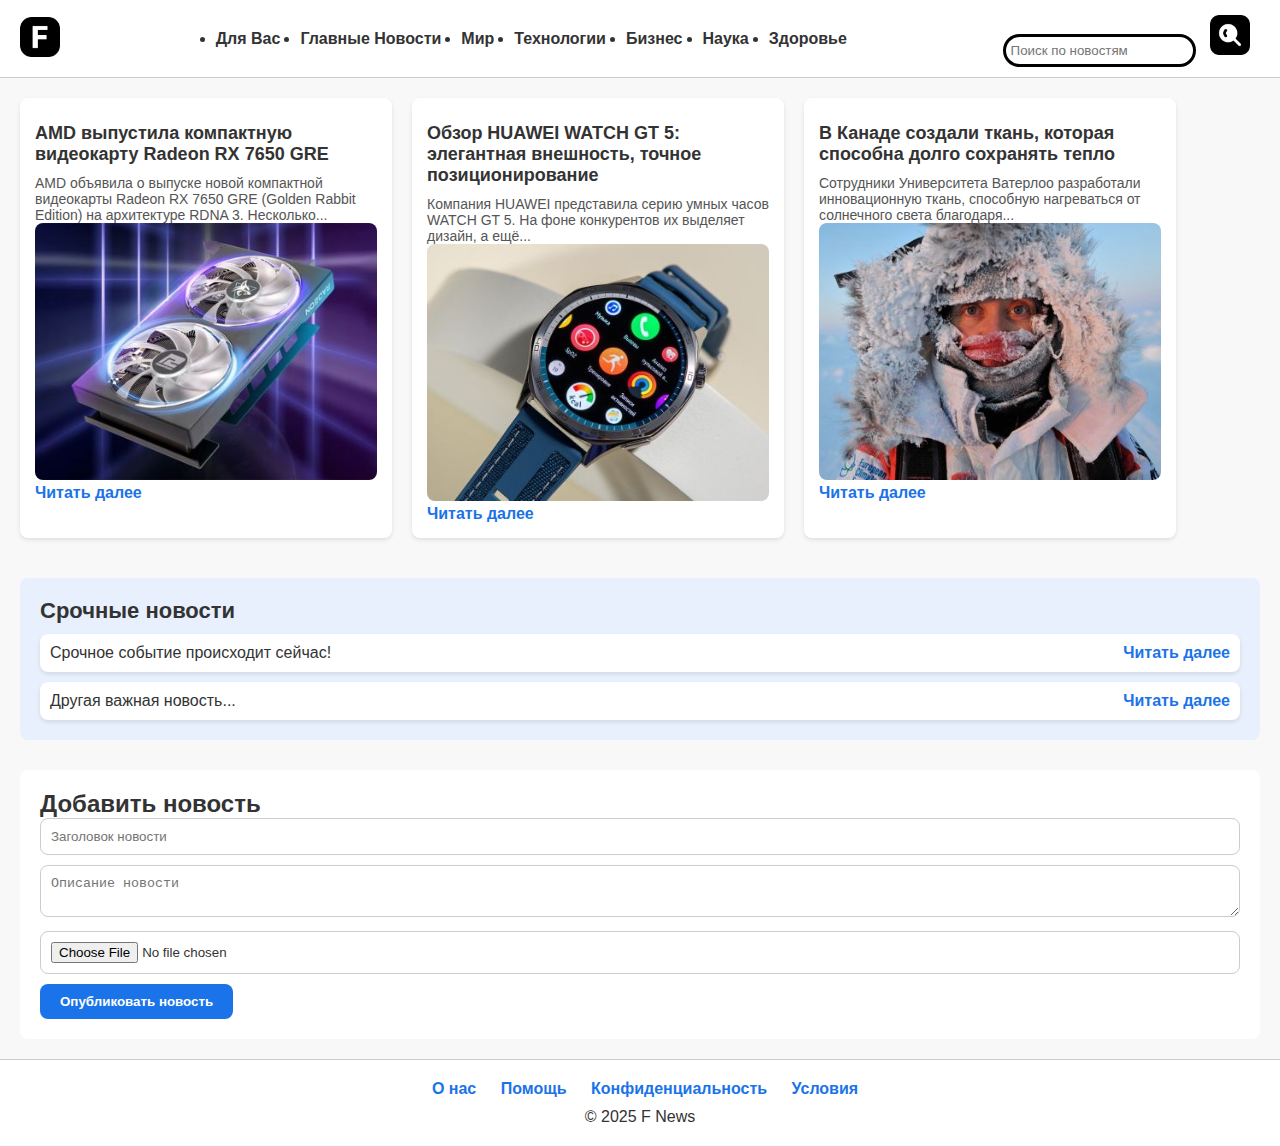
<file: index.html>
<!DOCTYPE html>
<html lang="ru">
<head>
    <meta charset="UTF-8">
    <meta name="viewport" content="width=device-width, initial-scale=1.0">
    <title>F News</title>
    <link rel="stylesheet" href="styles.css">
    <link rel="icon" type="image/png" href="letter-f_10050584(1).png">

</head>
<body>
    <header>
        <div class="logo">
            <img src="logo.png" alt="F News">
        </div>
        <nav>
            <ul>
                <li><a href="ss.htm">Для Вас</a></li>
                <li><a href="ss.htm">Главные Новости</a></li>
                <li><a href="ss.htm">Мир</a></li>
                <li><a href="ss.htm">Технологии</a></li>

                <li><a href="ss.htm">Бизнес</a></li>
                <li><a href="ss.htm">Наука</a></li>
                <li><a href="ss.htm">Здоровье</a></li>
            </ul>
        </nav>
        <div class="search">
            <input type="text" placeholder="Поиск по новостям">
            <button><img src="magnifying-glass_12080175.png" alt="search"></button>
        </div>
    </header>

    <main>
        <section class="news">

            <div class="article">
                
                <h2>AMD выпустила компактную видеокарту Radeon RX 7650 GRE</h2>
                <p>AMD объявила о выпуске новой компактной видеокарты Radeon RX 7650 GRE (Golden Rabbit Edition) на архитектуре RDNA 3. Несколько...</p>
                <img src="2.jpg" alt="Article 2">
                <a href="c1/c1.htm">Читать далее</a>
            </div>

            <div class="article">
                <h2>Обзор HUAWEI WATCH GT 5: элегантная внешность, точное позиционирование</h2>
                <p>Компания HUAWEI представила серию умных часов WATCH GT 5. На фоне конкурентов их выделяет дизайн, а ещё...</p>
                <img src="1.jpg" alt="Article 1">
                <a href="ss.htm">Читать далее</a>
            </div>

            <div class="article">
                
                <h2>В Канаде создали ткань, которая способна долго сохранять тепло</h2>
                <p>Сотрудники Университета Ватерлоо разработали инновационную ткань, способную нагреваться от солнечного света благодаря...</p>
                <img src="3.jpg" alt="Article 3">
                <a href="ss.htm">Читать далее</a>
            </div>
            <!-- Add more articles here -->
        </section>

        <section class="breaking-news">
            <h2>Срочные новости</h2>
            <div class="breaking-news-items">
                <div class="breaking-news-item">
                    <span>Срочное событие происходит сейчас!</span>
                    <a href="ss.htm">Читать далее</a>
                </div>
                <div class="breaking-news-item">
                    <span>Другая важная новость...</span>
                    <a href="ss.htm">Читать далее</a>
                </div>
            </div>
        </section>

        <!-- Форма для добавления новостей -->
        <section class="add-news">
            <h2>Добавить новость</h2>
            <form id="news-form">
                <input type="text" id="title" placeholder="Заголовок новости" required>
                <textarea id="description" placeholder="Описание новости" required></textarea>
                <input type="file" id="image" accept="image/*" required>
                <button type="submit">Опубликовать новость</button>
            </form>
        </section>
    </main>

    <footer>
        <div class="footer-content">
            <div class="footer-links">
                <a href="ss.htm">О нас</a>
                <a href="ss.htm">Помощь</a>
                <a href="ss.htm">Конфиденциальность</a>
                <a href="ss.htm">Условия</a>
            </div>
            <p>&copy; 2025 F News</p>
        </div>
    </footer>

    <script src="scripts.js"></script>
</body>
</html>
</file>
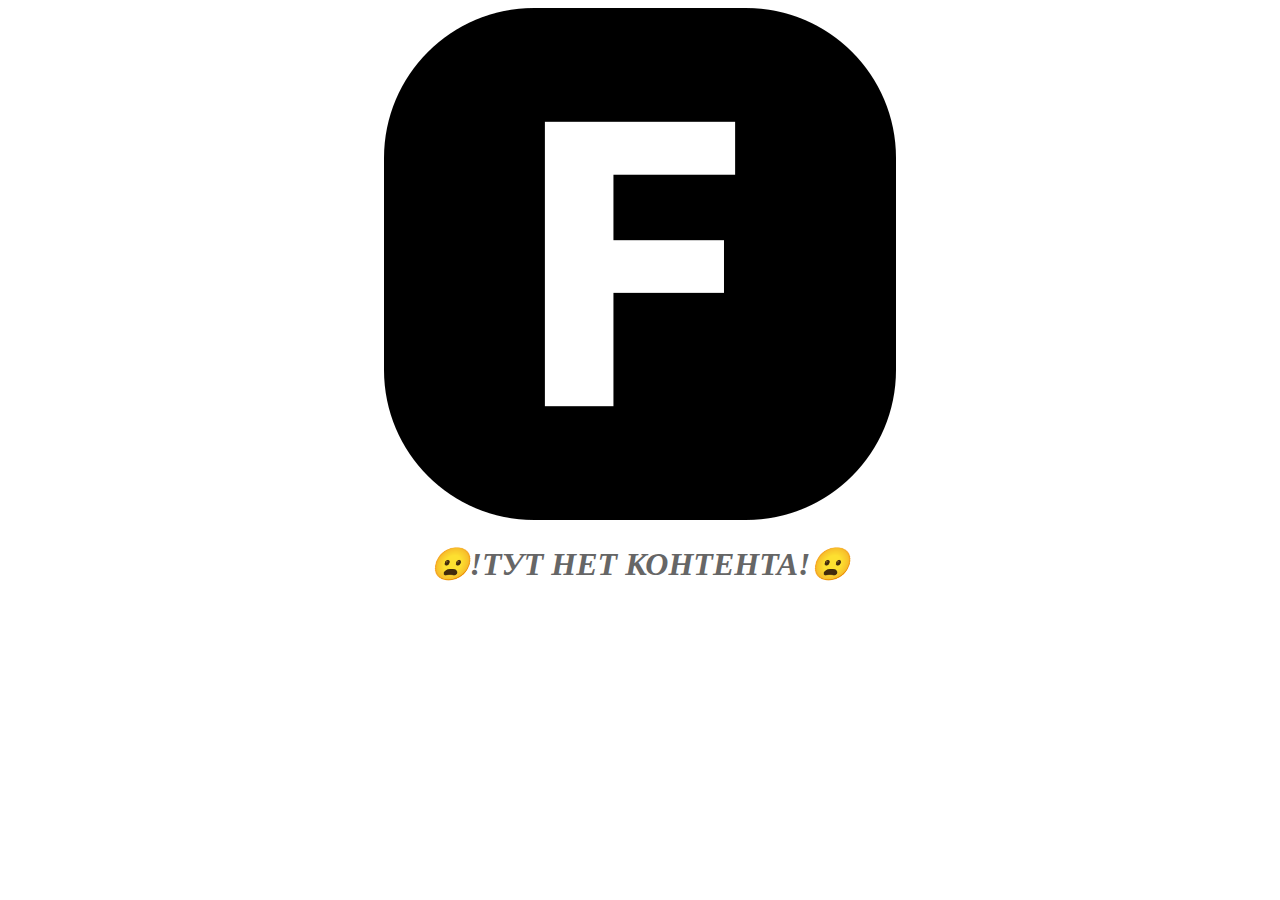
<file: ss.htm>
<!DOCTYPE html>
<html lang="ru">
<head>
    <meta charset="UTF-8">
    <meta name="viewport" content="width=device-width, initial-scale=1.0">
    <link rel="icon" type="image/png" href="letter-f_10050584(1).png">
    <title>???</title>
    <style>
        .logo {
    display: block; /* Блочный элемент (для старых браузеров) */
    text-align: center; /* Выравнивание по центру */
    font-style: italic; /* Курсивное начертание */
    margin-top: 0; /* Отступ сверху */
    margin-bottom: 5px; /* Отступ снизу */
    color: #666; /* Цвет подрисуночной подписи */
   }
    </style>
</head>
<body>
    <div class="logo">
        <a href="index.html"><img src="logo.png" alt="F News"></a>
        <h1>😦!ТУТ НЕТ КОНТЕНТА!😦</h1>
        
    </div>
</body>
</html>
</file>
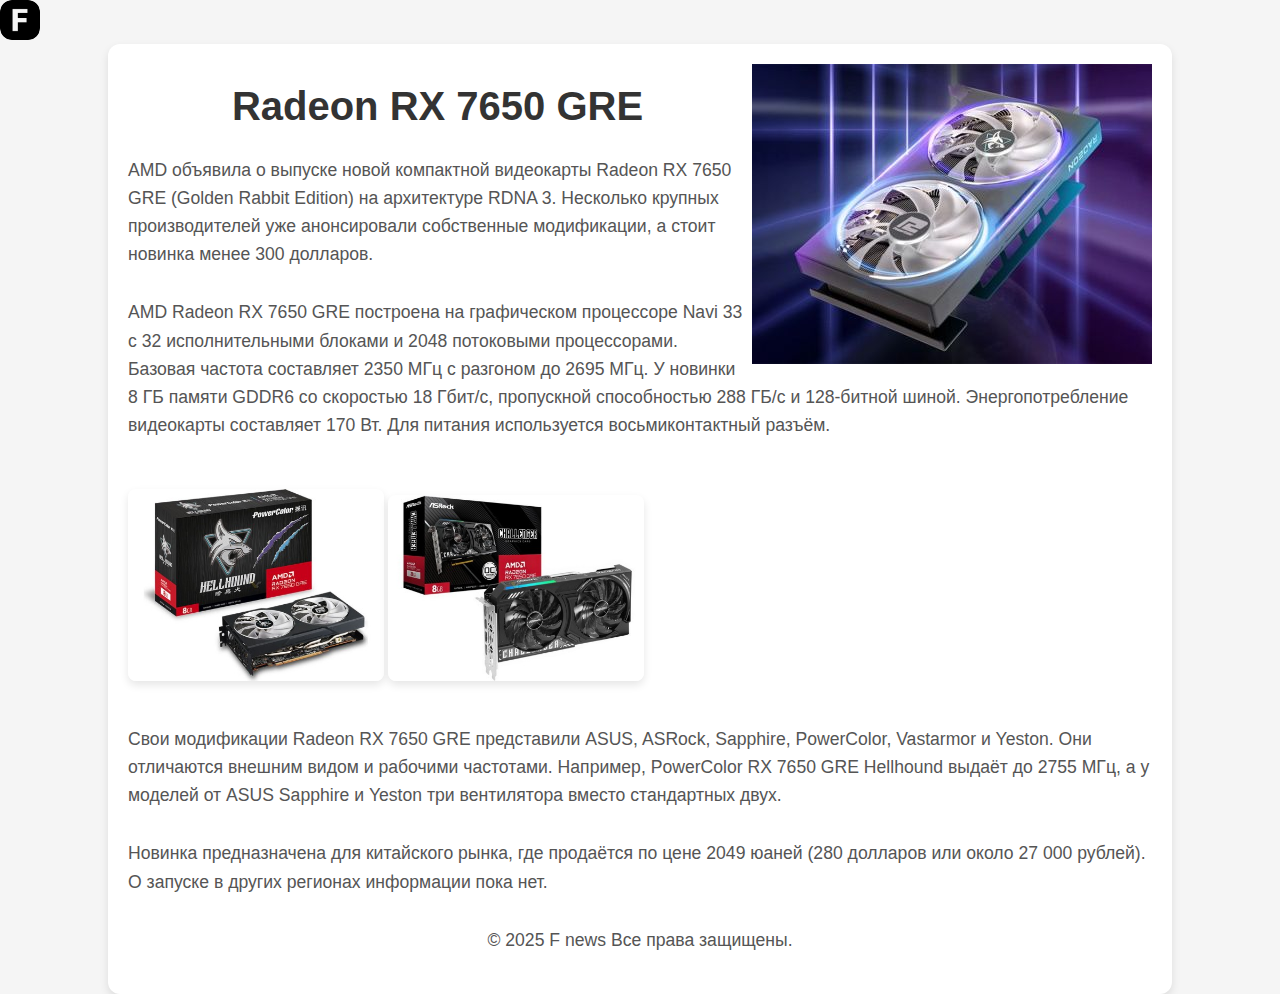
<file: c1/c1.htm>
<!DOCTYPE html>
<html lang="ru">
<head>
    <meta charset="UTF-8">
    <meta name="viewport" content="width=device-width, initial-scale=1.0">
    <link rel="icon" type="image/png" href="letter-f_10050584(1).png">
    <title>AMD объявила...</title>
    <style>
        body {
            font-family: 'Segoe UI', Tahoma, Geneva, Verdana, sans-serif;
            margin: 0;
            padding: 0;
            background-color: #f5f5f5;
        }
        
        .rightpic {
            float: right; /* Выравнивание по правому краю */
            margin: 0 0 5px 5px; /* Отступы вокруг фотографии */
        }
  
        header .logo img {
            height: 40px;
            border-radius: 12px;
        }
        .container {
            width: 80%;
            margin: 0 auto;
            background-color: white;
            box-shadow: 0 4px 8px rgba(0, 0, 0, 0.1);
            border-radius: 12px;
            padding: 20px;
            overflow: hidden;
        }

        .header-image {
            width: 30%;
            height: auto;
            border-radius: 12px;
            background-color: white;
            box-shadow: 0 4px 8px rgba(0, 0, 0, 0.1);
            border-radius: 12px;
            padding: 20px;
            overflow: hidden;
        }

        h1 {
            text-align: center;
            color: #333;
            font-size: 2.5rem;
            margin-top: 20px;
        }

        p {
            font-size: 1.1rem;
            line-height: 1.6;
            color: #555;
            margin: 20px 0;
        }

        .image {
            width: 25%;
            height: auto;
            margin: 20px 0;
            border-radius: 8px;
            box-shadow: 0 4px 8px rgba(0, 0, 0, 0.1);
        }

        .section {
            margin-bottom: 30px;
        }

        .footer {
            text-align: center;
            color: #777;
            font-size: 1rem;
            margin-top: 30px;
        }

        /* Responsive */
        @media (max-width: 768px) {
            .container {
                width: 95%;
            }

            h1 {
                font-size: 2rem;
            }

            p {
                font-size: 1rem;
            }
        }
    </style>
</head>
<body>
    <header>
        <div class="logo">
            <a href="/index.html"><img src="logo.png" alt="F News"></a>
            
        </div>
    <div class="container">
        <img src="2.jpg" alt="Header Image" class="rightpic">

        <h1>Radeon RX 7650 GRE</h1>

        <div class="section">
            <p>AMD объявила о выпуске новой компактной видеокарты Radeon RX 7650 GRE (Golden Rabbit Edition) на архитектуре RDNA 3. Несколько крупных производителей уже анонсировали собственные модификации, а стоит новинка менее 300 долларов.</p>
        </div>

        <div class="section">
            <p>AMD Radeon RX 7650 GRE построена на графическом процессоре Navi 33 с 32 исполнительными блоками и 2048 потоковыми процессорами. Базовая частота составляет 2350 МГц с разгоном до 2695 МГц. У новинки 8 ГБ памяти GDDR6 со скоростью 18 Гбит/с, пропускной способностью 288 ГБ/с и 128-битной шиной. Энергопотребление видеокарты составляет 170 Вт. Для питания используется восьмиконтактный разъём. </p>
        </div>

        <img src="Zy0hVsyYUQsYGz1Hz16PDOGt67xGkxRz1.jpg" alt="Image Between Text" class="image">
        <img src="Zy0hVoqsyFtXMn92Wcj8O3qQEXLnAL.jpg" alt="Image Between Text" class="image" class="rightpic">
        <div class="section">
            <p>Свои модификации Radeon RX 7650 GRE представили ASUS, ASRock, Sapphire, PowerColor, Vastarmor и Yeston. Они отличаются внешним видом и рабочими частотами. Например, PowerColor RX 7650 GRE Hellhound выдаёт до 2755 МГц, а у моделей от ASUS Sapphire и Yeston три вентилятора вместо стандартных двух.</p>
        </div>

        <div class="section">
            <p>Новинка предназначена для китайского рынка, где продаётся по цене 2049 юаней (280 долларов или около 27 000 рублей). О запуске в других регионах информации пока нет.</p>
        </div>

        <div class="footer">
            <p>© 2025 F news Все права защищены.</p>
        </div>
    </div>
</body>
</html>
</file>
<file: styles.css>
/* Reset default styles */
* {
    margin: 0;
    padding: 0;
    box-sizing: border-box;
}

/* Body and main layout */
body {
    font-family: Arial, sans-serif;
    background-color: #f8f8f8;
    color: #333;
}

header {
    background-color: #fff;
    border-bottom: 1px solid #ccc;
    display: flex;
    justify-content: space-between;
    align-items: center;
    padding: 10px 20px;
}

header .logo img {
    height: 40px;
}

nav ul {
    display: flex;
    gap: 20px;
}

nav a {
    text-decoration: none;
    color: #333;
    font-weight: bold;
}

nav a:hover {
    color: #1a73e8;
}

.search input {
    padding: 6px 5px;
    border: 3px solid #000000;
    border-radius: 20px;
    
}

.search button {
    padding: 5px 10px;
    background-color: #ffffff;
    border: none;
    border-radius: 100px;
    color: rgb(255, 255, 255);
    cursor: pointer;
}

.search img {
    height: 40px;
}

/* Main content layout */
main {
    padding: 20px;
}

.news {
    display: flex;
    flex-wrap: wrap;
    gap: 20px;
    margin-bottom: 40px;
}

.article {
    background-color: #fff;
    width: 30%;
    border-radius: 8px;
    box-shadow: 0 2px 4px rgba(0, 0, 0, 0.1);
    padding: 15px;
    transition: transform 0.3s ease-in-out;
}

.article img {
    width: 100%;
    border-radius: 8px;
}

.article h2 {
    font-size: 18px;
    margin: 10px 0;
}

.article p {
    font-size: 14px;
    color: #555;
}

.article a {
    text-decoration: none;
    color: #1a73e8;
    font-weight: bold;
}

.article:hover {
    transform: translateY(-5px);
}

/* Breaking News Section */
.breaking-news {
    background-color: #e8f0fe;
    padding: 20px;
    margin-top: 20px;
    border-radius: 8px;
}

.breaking-news h2 {
    font-size: 22px;
    margin-bottom: 10px;
}

.breaking-news-items {
    display: flex;
    flex-direction: column;
    gap: 10px;
}

.breaking-news-item {
    background-color: #fff;
    padding: 10px;
    border-radius: 8px;
    box-shadow: 0 2px 4px rgba(0, 0, 0, 0.1);
    display: flex;
    justify-content: space-between;
    align-items: center;
}

.breaking-news-item a {
    text-decoration: none;
    color: #1a73e8;
    font-weight: bold;
}

.breaking-news-item:hover {
    transform: translateY(-5px);
}

/* Add News Section */
.add-news {
    background-color: #fff;
    padding: 20px;
    border-radius: 8px;
    margin-top: 30px;
}

.add-news input,
.add-news textarea {
    width: 100%;
    padding: 10px;
    margin-bottom: 10px;
    border: 1px solid #ccc;
    border-radius: 8px;
}

.add-news button {
    padding: 10px 20px;
    background-color: #1a73e8;
    border: none;
    border-radius: 8px;
    color: white;
    font-weight: bold;
    cursor: pointer;
}

.add-news button:hover {
    background-color: #155db5;
}

/* Footer */
footer {
    background-color: #fff;
    text-align: center;
    padding: 20px;
    border-top: 1px solid #ccc;
}

.footer-content {
    display: flex;
    flex-direction: column;
    align-items: center;
}

.footer-links {
    margin-bottom: 10px;
}

.footer-links a {
    text-decoration: none;
    color: #1a73e8;
    margin: 0 10px;
    font-weight: bold;
}

.footer-links a:hover {
    color: #155db5;
}

.footer-links a:last-child {
    margin-right: 0;
}
</file>
